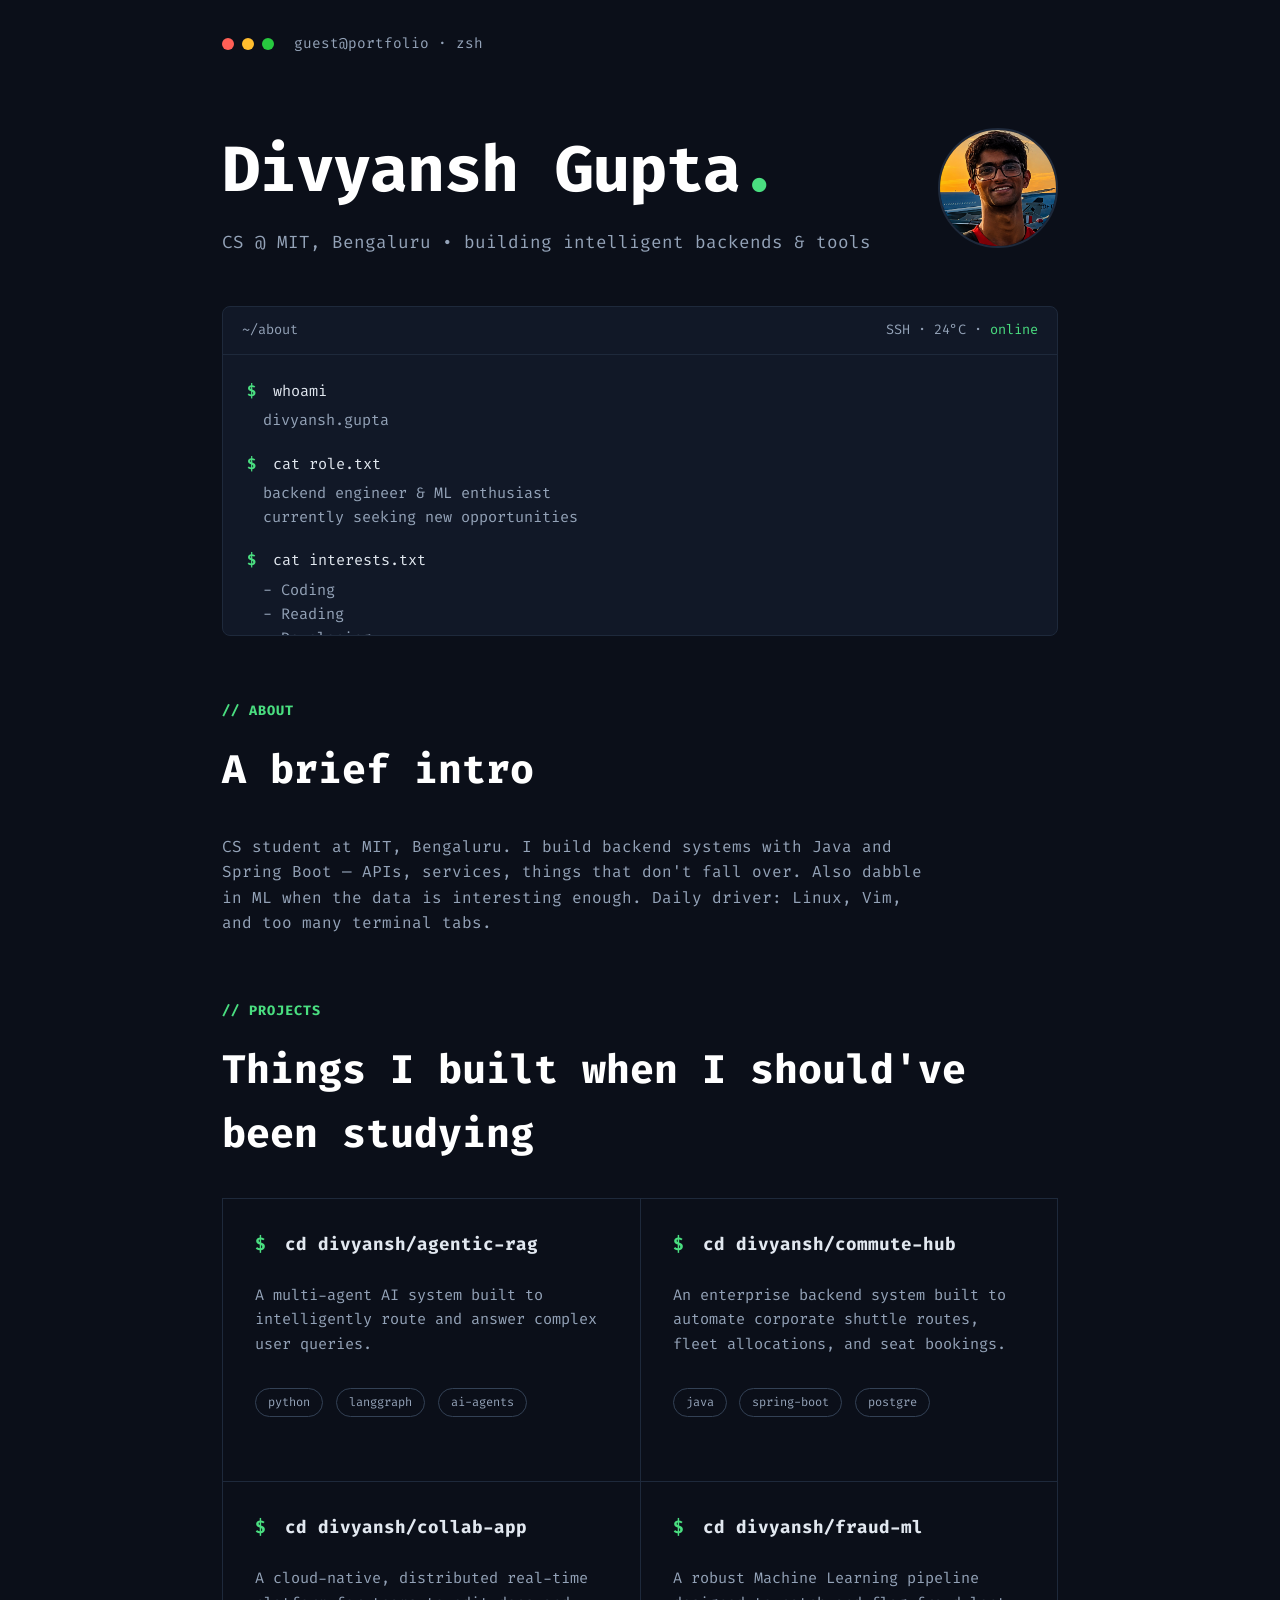
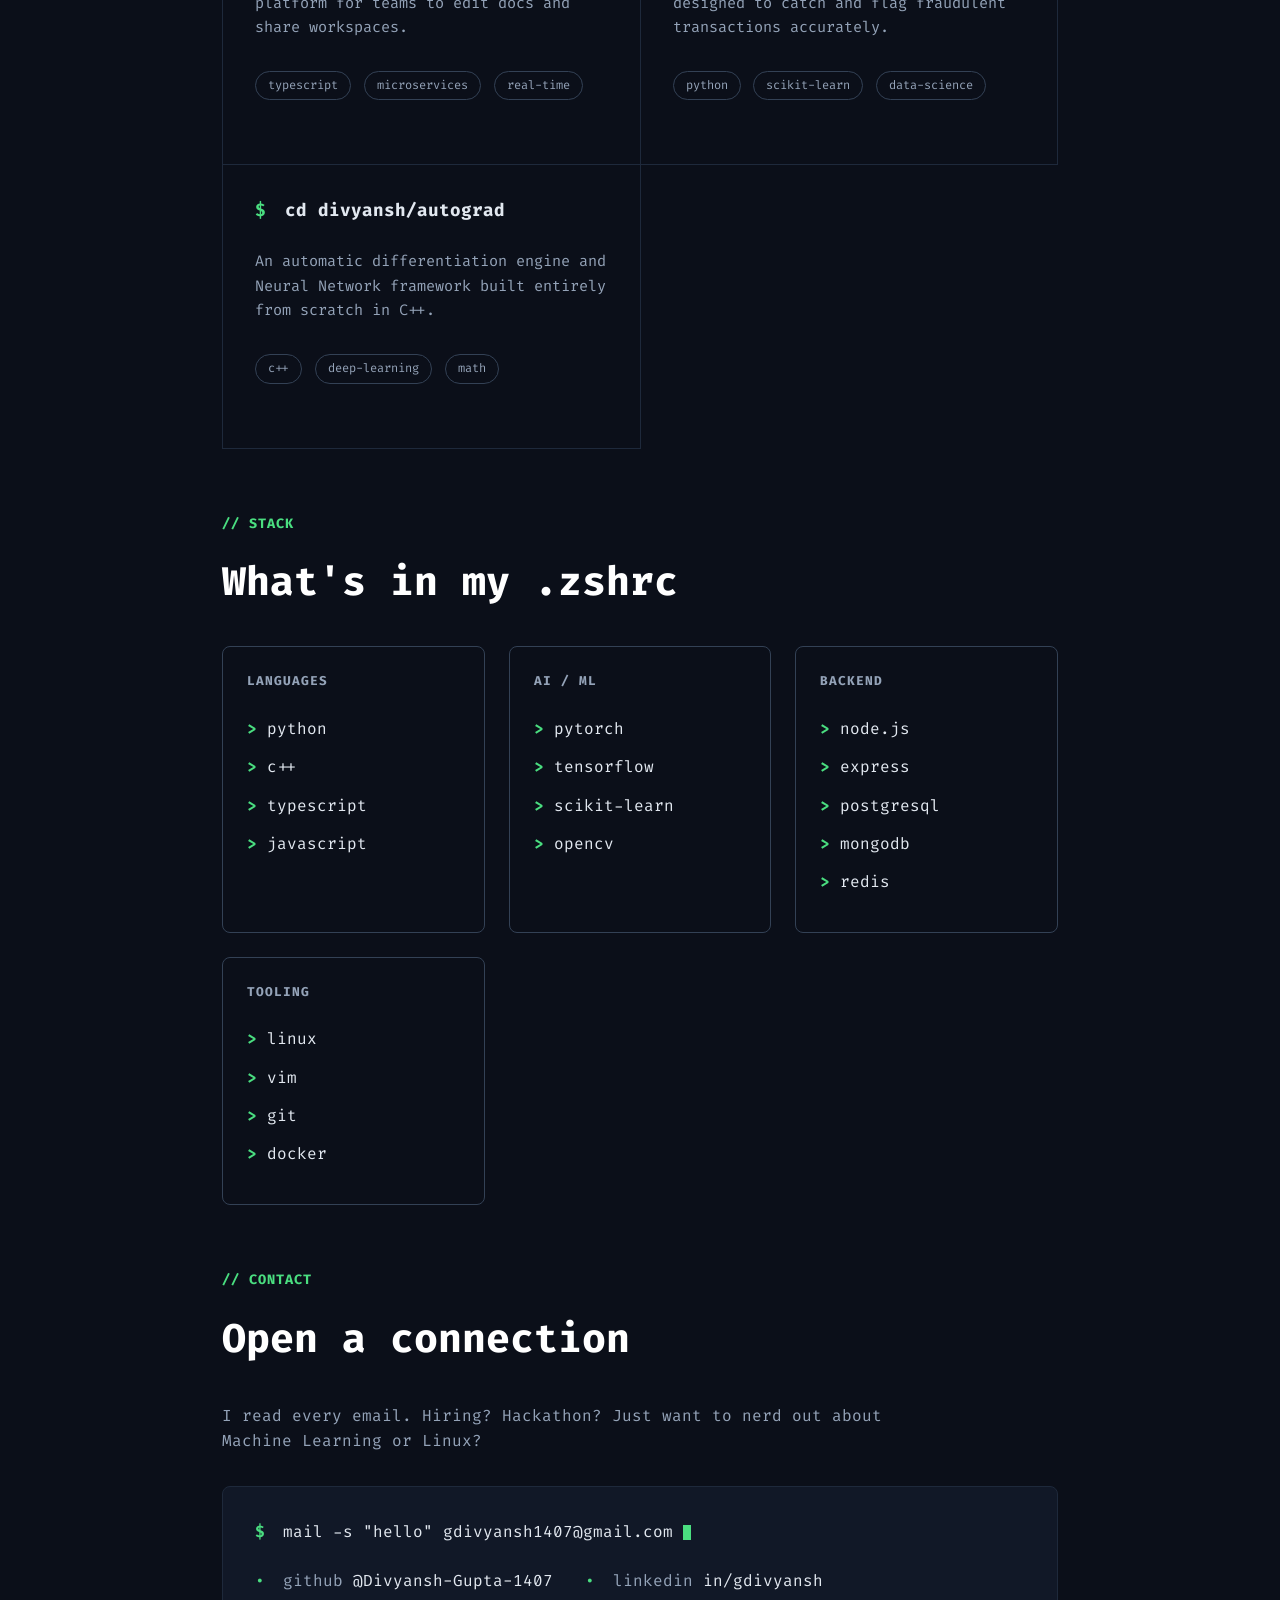
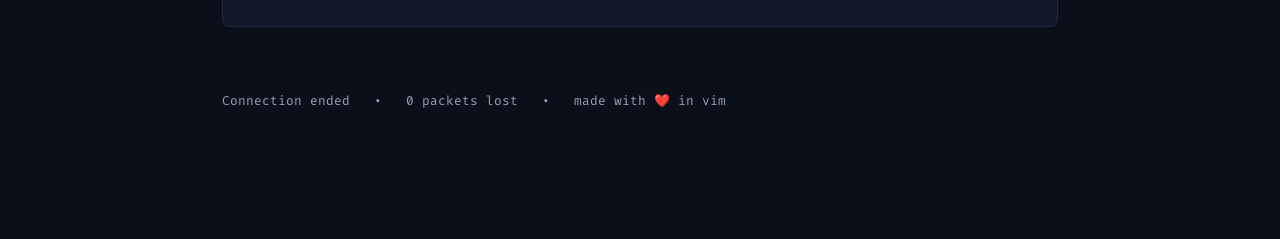
<file: index.html>
<!DOCTYPE html>
<html lang="en">
<head>
    <meta charset="UTF-8">
    <meta name="viewport" content="width=device-width, initial-scale=1.0">
    <title>Portfolio</title>
    <link rel="stylesheet" href="styles.css">
</head>
<body>

    <!-- Top Navigation -->
    <div class="top-nav">
        <div class="mac-dots">
            <span class="dot red"></span>
            <span class="dot yellow"></span>
            <span class="dot green"></span>
        </div>
        <div class="nav-title">guest@portfolio · zsh</div>
    </div>

    <!-- Hero Section -->
    <header class="hero">
        <div class="hero-text">
            <h1>Divyansh Gupta<span class="green-dot">.</span></h1>
            <p>CS @ MIT, Bengaluru • building intelligent backends & tools</p>
        </div>
        <!-- Photo Placeholder -->
        <img src="photo5.png" alt="Profile" class="profile-photo">
    </header>

    <!-- Terminal Box -->
    <div class="term-box">
        <div class="term-header">
            <span class="term-title">~/about</span>
            <span class="term-status">SSH · 24°C · <span class="online">online</span></span>
        </div>
        <div class="term-body">
            
            <div class="cmd"><span class="prompt">$</span> whoami</div>
            <div class="out">
                divyansh.gupta
            </div>
            
            <div class="cmd"><span class="prompt">$</span> cat role.txt</div>
            <div class="out">
                backend engineer & ML enthusiast<br>
                currently seeking new opportunities
            </div>
            
            <div class="cmd"><span class="prompt">$</span> cat interests.txt</div>
            <div class="out">
                - Coding<br>
                - Reading<br>
                - Developing<br>
                - System Design<br>
                - Tinkering with Linux
            </div>
            
            <div class="cmd"><span class="prompt">$</span> <span class="cursor"></span></div>
        </div>
    </div>

    <!-- About Section -->
    <section class="section">
        <div class="section-label">// ABOUT</div>
        <h2 class="section-title">A brief intro</h2>
        <p class="section-desc">
            CS student at MIT, Bengaluru. I build backend systems with Java and Spring Boot — APIs, services, things that don't fall over. Also dabble in ML when the data is interesting enough. Daily driver: Linux, Vim, and too many terminal tabs.
        </p>
    </section>

    <!-- Projects Section -->
    <section class="section">
        <div class="section-label">// PROJECTS</div>
        <h2 class="section-title">Things I built when I should've been studying</h2>
        
        <div class="project-grid">
            
            <!-- Project 1 (Highlighted) -->
            <a href="agentic-rag.html" class="project-card highlight">
                <div class="project-header">
                    <div class="project-cmd"><span class="prompt">$</span> cd divyansh/agentic-rag</div>
                </div>
                <div class="project-desc">
                    A multi-agent AI system built to intelligently route and answer complex user queries. 
                </div>
                <div class="project-tags">
                    <span class="project-tag">python</span>
                    <span class="project-tag">langgraph</span>
                    <span class="project-tag">ai-agents</span>
                </div>
            </a>
            
            <!-- Project 2 -->
            <a href="commute-hub.html" class="project-card highlight">
                <div class="project-header">
                    <div class="project-cmd"><span class="prompt">$</span> cd divyansh/commute-hub<divyansh>
                    <commute-hub></commute-hub></div>
                </div>
                <div class="project-desc">
                    An enterprise backend system built to automate corporate shuttle routes, fleet allocations, and seat bookings.

                </div>
                <div class="project-tags">
                    <span class="project-tag">java</span>
                    <span class="project-tag">spring-boot</span>
                    <span class="project-tag">postgre</span>
                </div>
            </a>

            <!-- Project 2 -->
            <a href="collaboration-app.html" class="project-card">
                <div class="project-header">
                    <div class="project-cmd"><span class="prompt">$</span> cd divyansh/collab-app</div>
                </div>
                <div class="project-desc">
                    A cloud-native, distributed real-time platform for teams to edit docs and share workspaces.
                </div>
                <div class="project-tags">
                    <span class="project-tag">typescript</span>
                    <span class="project-tag">microservices</span>
                    <span class="project-tag">real-time</span>
                </div>
            </a>

            <!-- Project 3 -->
            <a href="fraud-detection.html" class="project-card">
                <div class="project-header">
                    <div class="project-cmd"><span class="prompt">$</span> cd divyansh/fraud-ml</div>
                </div>
                <div class="project-desc">
                    A robust Machine Learning pipeline designed to catch and flag fraudulent transactions accurately.
                </div>
                <div class="project-tags">
                    <span class="project-tag">python</span>
                    <span class="project-tag">scikit-learn</span>
                    <span class="project-tag">data-science</span>
                </div>
            </a>

            <!-- Project 4 -->
            <a href="autograd.html" class="project-card">
                <div class="project-header">
                    <div class="project-cmd"><span class="prompt">$</span> cd divyansh/autograd</div>
                </div>
                <div class="project-desc">
                    An automatic differentiation engine and Neural Network framework built entirely from scratch in C++.
                </div>
                <div class="project-tags">
                    <span class="project-tag">c++</span>
                    <span class="project-tag">deep-learning</span>
                    <span class="project-tag">math</span>
                </div>
            </a>

        </div>
    </section>

    <!-- Tech Stack Section -->
    <section class="section">
        <div class="section-label">// STACK</div>
        <h2 class="section-title">What's in my .zshrc</h2>
        
        <div class="stack-grid">
            <div class="stack-box">
                <h3>Languages</h3>
                <ul class="stack-list">
                    <li>python</li>
                    <li>c++</li>
                    <li>typescript</li>
                    <li>javascript</li>
                </ul>
            </div>
            <div class="stack-box">
                <h3>AI / ML</h3>
                <ul class="stack-list">
                    <li>pytorch</li>
                    <li>tensorflow</li>
                    <li>scikit-learn</li>
                    <li>opencv</li>
                </ul>
            </div>
            <div class="stack-box">
                <h3>Backend</h3>
                <ul class="stack-list">
                    <li>node.js</li>
                    <li>express</li>
                    <li>postgresql</li>
                    <li>mongodb</li>
                    <li>redis</li>
                </ul>
            </div>
            <div class="stack-box">
                <h3>Tooling</h3>
                <ul class="stack-list">
                    <li>linux</li>
                    <li>vim</li>
                    <li>git</li>
                    <li>docker</li>
                </ul>
            </div>
        </div>
    </section>

    <!-- Contact Section -->
    <section class="section">
        <div class="section-label">// CONTACT</div>
        <h2 class="section-title">Open a connection</h2>
        <p class="section-desc">
            I read every email. Hiring? Hackathon? Just want to nerd out about Machine Learning or Linux?
        </p>

        <div class="contact-box">
            <div class="contact-cmd">
                <span class="prompt">$</span> mail -s "hello" <a href="https://mail.google.com/mail/?view=cm&fs=1&to=gdivyansh1407@gmail.com" target="_blank">gdivyansh1407@gmail.com</a>&nbsp;<span class="cursor"></span>
            </div>
            <div class="social-links">
                <div><span class="social-dot">•</span> github <a href="https://github.com/Divyansh-Gupta-1407" target="_blank">@Divyansh-Gupta-1407</a></div>
                <div><span class="social-dot">•</span> linkedin <a href="https://www.linkedin.com/in/gdivyansh/" target="_blank">in/gdivyansh</a></div>
            </div>
        </div>

        <!-- Footer Info -->
        <div class="footer">
            <span>Connection ended</span>
            <span>•</span>
            <span>0 packets lost</span>
            <span>•</span>
            <span>made with ❤️ in vim</span>
        </div>
    </section>

    <!-- Script for Interactivity -->
    <script src="script.js"></script>
</body>
</html>
</file>
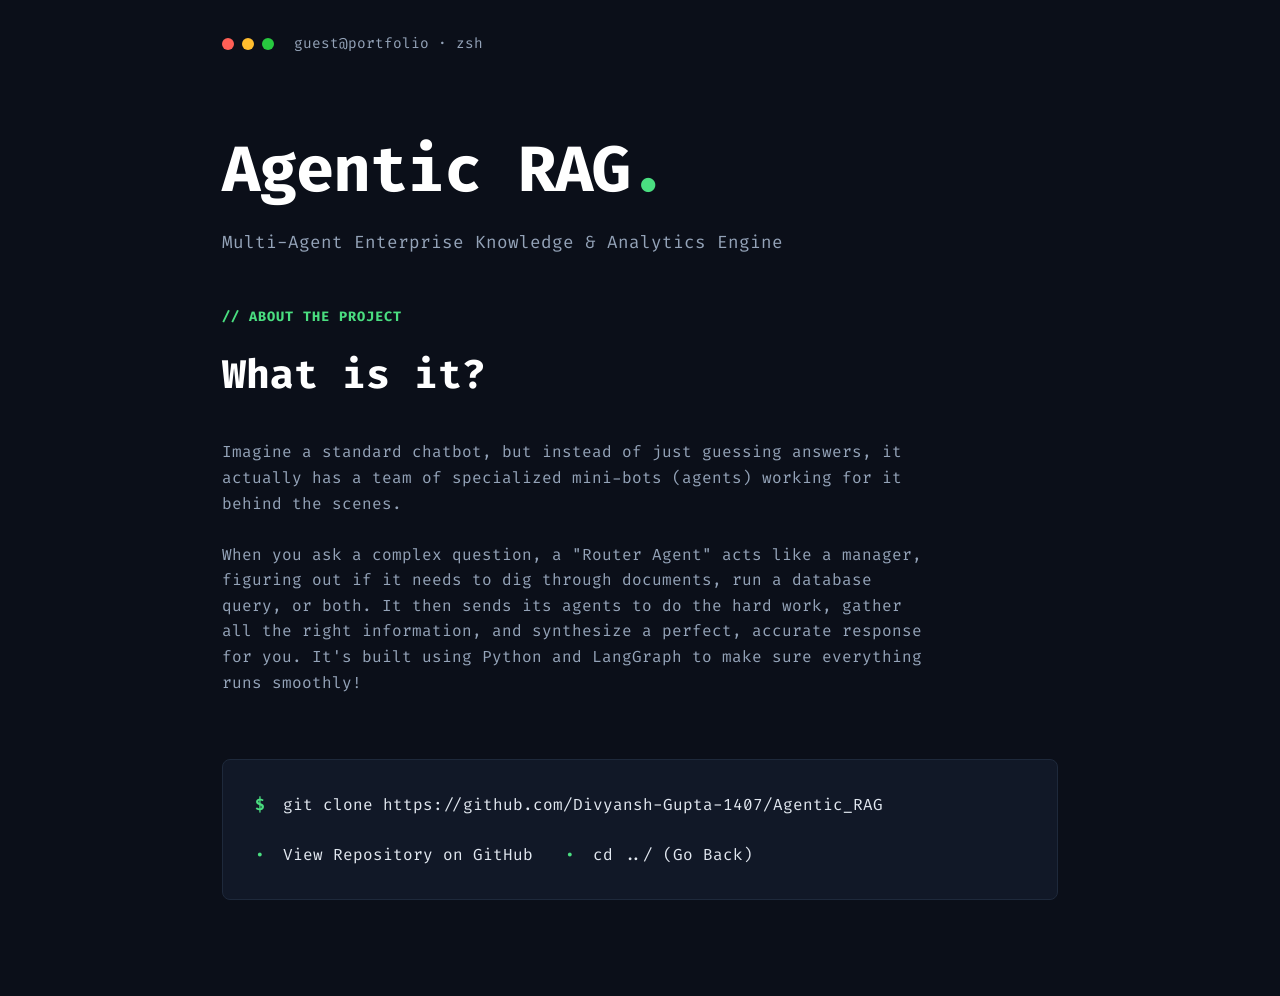
<file: agentic-rag.html>
<!DOCTYPE html>
<html lang="en">
<head>
    <meta charset="UTF-8">
    <meta name="viewport" content="width=device-width, initial-scale=1.0">
    <title>Agentic RAG</title>
    <link rel="stylesheet" href="styles.css">
</head>
<body>

    <div class="top-nav">
        <div class="mac-dots">
            <span class="dot red"></span>
            <span class="dot yellow"></span>
            <span class="dot green"></span>
        </div>
        <div class="nav-title">guest@portfolio · zsh</div>
    </div>

    <header class="hero">
        <div class="hero-text">
            <h1>Agentic RAG<span class="green-dot">.</span></h1>
            <p>Multi-Agent Enterprise Knowledge & Analytics Engine</p>
        </div>
    </header>

    <section class="section">
        <div class="section-label">// ABOUT THE PROJECT</div>
        <h2 class="section-title">What is it?</h2>
        <p class="section-desc">
            Imagine a standard chatbot, but instead of just guessing answers, it actually has a team of specialized mini-bots (agents) working for it behind the scenes. <br><br>
            When you ask a complex question, a "Router Agent" acts like a manager, figuring out if it needs to dig through documents, run a database query, or both. It then sends its agents to do the hard work, gather all the right information, and synthesize a perfect, accurate response for you. It's built using Python and LangGraph to make sure everything runs smoothly!
        </p>

        <div class="contact-box" style="margin-top: 4rem;">
            <div class="contact-cmd">
                <span class="prompt">$</span> git clone https://github.com/Divyansh-Gupta-1407/Agentic_RAG
            </div>
            <div class="social-links">
                <div><span class="social-dot">•</span> <a href="https://github.com/Divyansh-Gupta-1407/Agentic_RAG" target="_blank">View Repository on GitHub</a></div>
                <div><span class="social-dot">•</span> <a href="index.html">cd ../ (Go Back)</a></div>
            </div>
        </div>
    </section>

</body>
</html>
</file>
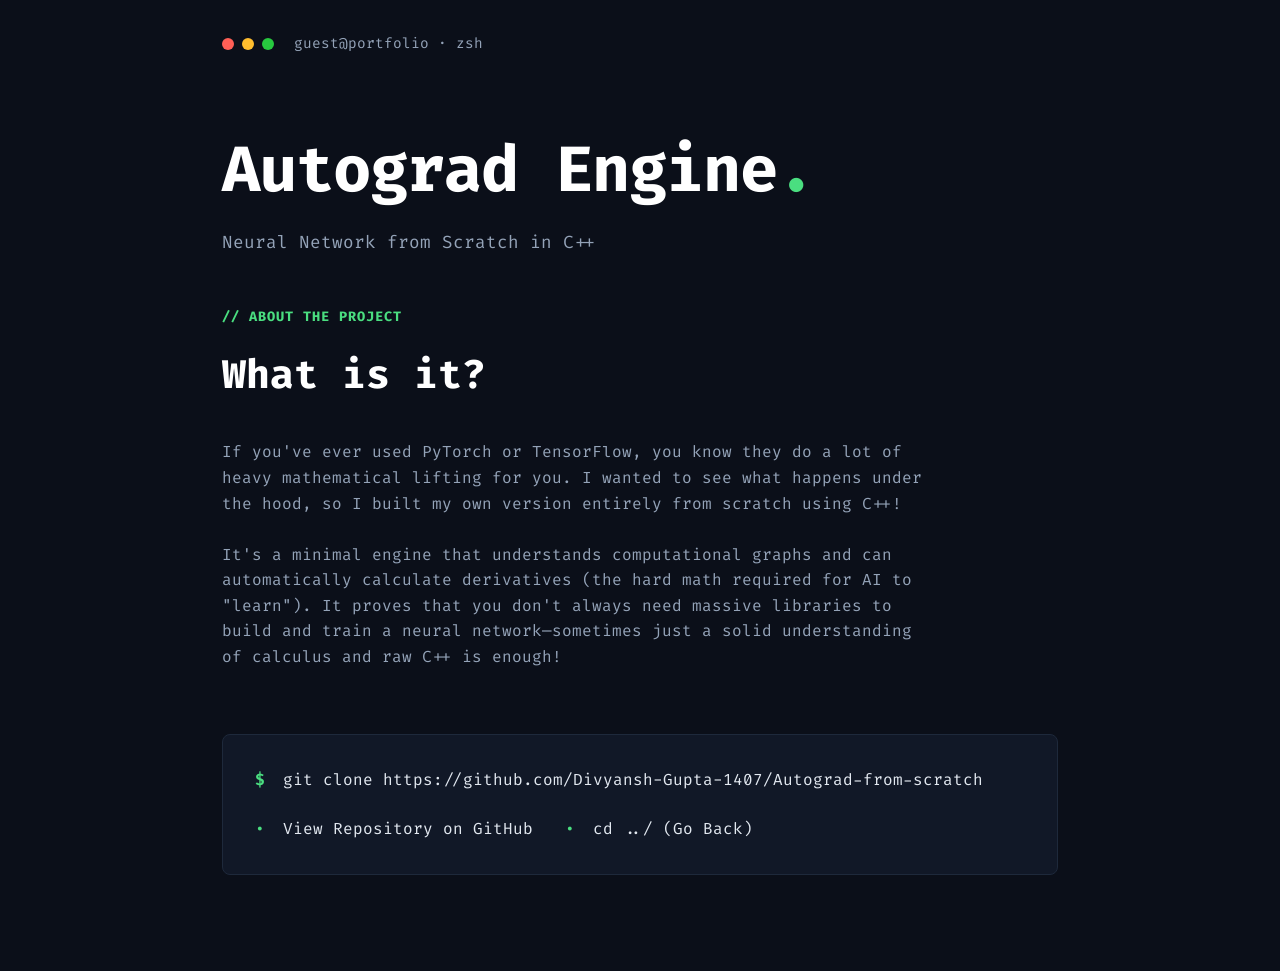
<file: autograd.html>
<!DOCTYPE html>
<html lang="en">
<head>
    <meta charset="UTF-8">
    <meta name="viewport" content="width=device-width, initial-scale=1.0">
    <title>Autograd Engine</title>
    <link rel="stylesheet" href="styles.css">
</head>
<body>

    <div class="top-nav">
        <div class="mac-dots">
            <span class="dot red"></span>
            <span class="dot yellow"></span>
            <span class="dot green"></span>
        </div>
        <div class="nav-title">guest@portfolio · zsh</div>
    </div>

    <header class="hero">
        <div class="hero-text">
            <h1>Autograd Engine<span class="green-dot">.</span></h1>
            <p>Neural Network from Scratch in C++</p>
        </div>
    </header>

    <section class="section">
        <div class="section-label">// ABOUT THE PROJECT</div>
        <h2 class="section-title">What is it?</h2>
        <p class="section-desc">
            If you've ever used PyTorch or TensorFlow, you know they do a lot of heavy mathematical lifting for you. I wanted to see what happens under the hood, so I built my own version entirely from scratch using C++!<br><br>
            It's a minimal engine that understands computational graphs and can automatically calculate derivatives (the hard math required for AI to "learn"). It proves that you don't always need massive libraries to build and train a neural network—sometimes just a solid understanding of calculus and raw C++ is enough!
        </p>

        <div class="contact-box" style="margin-top: 4rem;">
            <div class="contact-cmd">
                <span class="prompt">$</span> git clone https://github.com/Divyansh-Gupta-1407/Autograd-from-scratch
            </div>
            <div class="social-links">
                <div><span class="social-dot">•</span> <a href="https://github.com/Divyansh-Gupta-1407/Autograd-from-scratch" target="_blank">View Repository on GitHub</a></div>
                <div><span class="social-dot">•</span> <a href="index.html">cd ../ (Go Back)</a></div>
            </div>
        </div>
    </section>

</body>
</html>
</file>
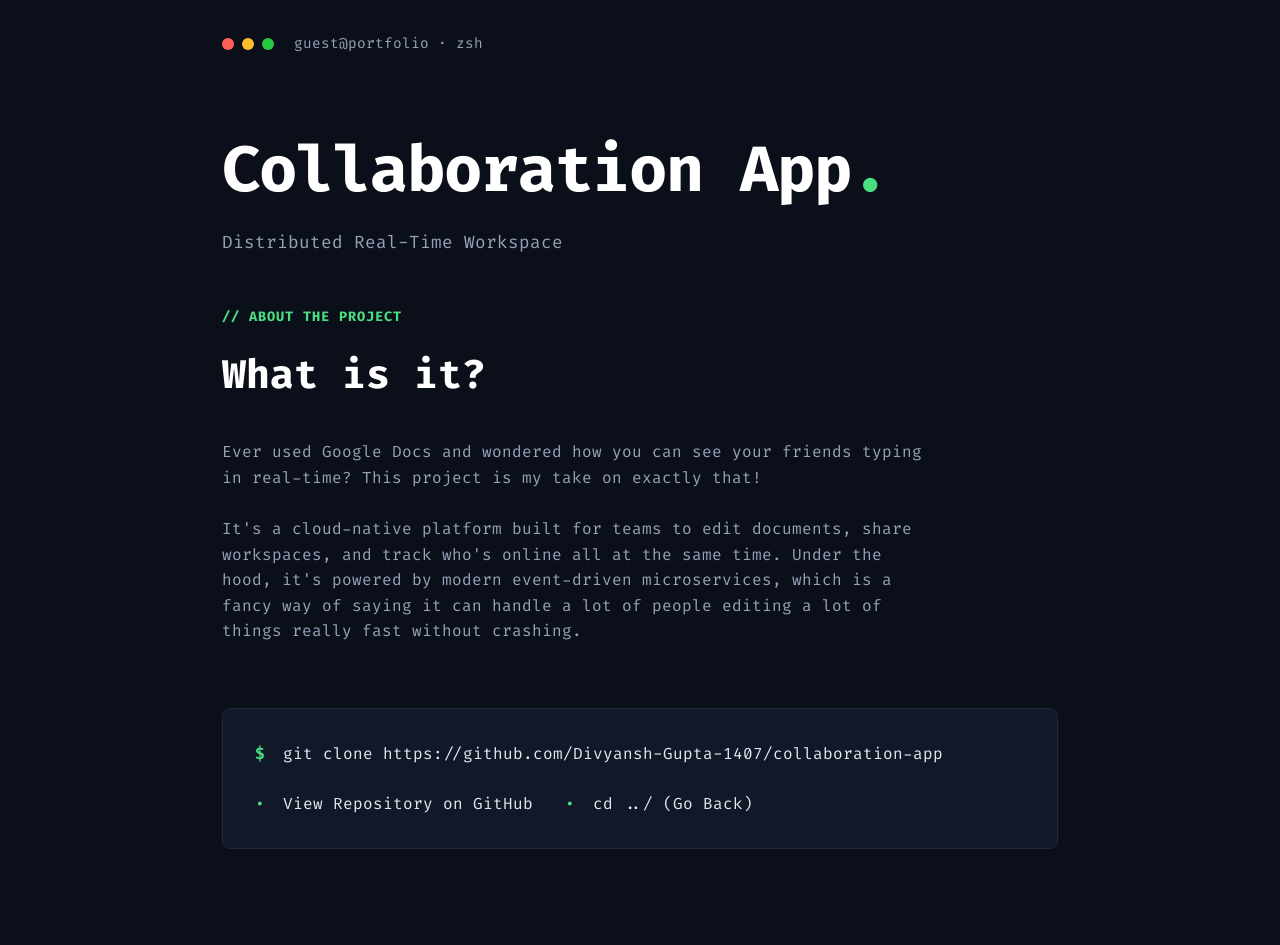
<file: collaboration-app.html>
<!DOCTYPE html>
<html lang="en">
<head>
    <meta charset="UTF-8">
    <meta name="viewport" content="width=device-width, initial-scale=1.0">
    <title>Collaboration App</title>
    <link rel="stylesheet" href="styles.css">
</head>
<body>

    <div class="top-nav">
        <div class="mac-dots">
            <span class="dot red"></span>
            <span class="dot yellow"></span>
            <span class="dot green"></span>
        </div>
        <div class="nav-title">guest@portfolio · zsh</div>
    </div>

    <header class="hero">
        <div class="hero-text">
            <h1>Collaboration App<span class="green-dot">.</span></h1>
            <p>Distributed Real-Time Workspace</p>
        </div>
    </header>

    <section class="section">
        <div class="section-label">// ABOUT THE PROJECT</div>
        <h2 class="section-title">What is it?</h2>
        <p class="section-desc">
            Ever used Google Docs and wondered how you can see your friends typing in real-time? This project is my take on exactly that! <br><br>
            It's a cloud-native platform built for teams to edit documents, share workspaces, and track who's online all at the same time. Under the hood, it's powered by modern event-driven microservices, which is a fancy way of saying it can handle a lot of people editing a lot of things really fast without crashing. 
        </p>

        <div class="contact-box" style="margin-top: 4rem;">
            <div class="contact-cmd">
                <span class="prompt">$</span> git clone https://github.com/Divyansh-Gupta-1407/collaboration-app
            </div>
            <div class="social-links">
                <div><span class="social-dot">•</span> <a href="https://github.com/Divyansh-Gupta-1407/collaboration-app" target="_blank">View Repository on GitHub</a></div>
                <div><span class="social-dot">•</span> <a href="index.html">cd ../ (Go Back)</a></div>
            </div>
        </div>
    </section>

</body>
</html>
</file>
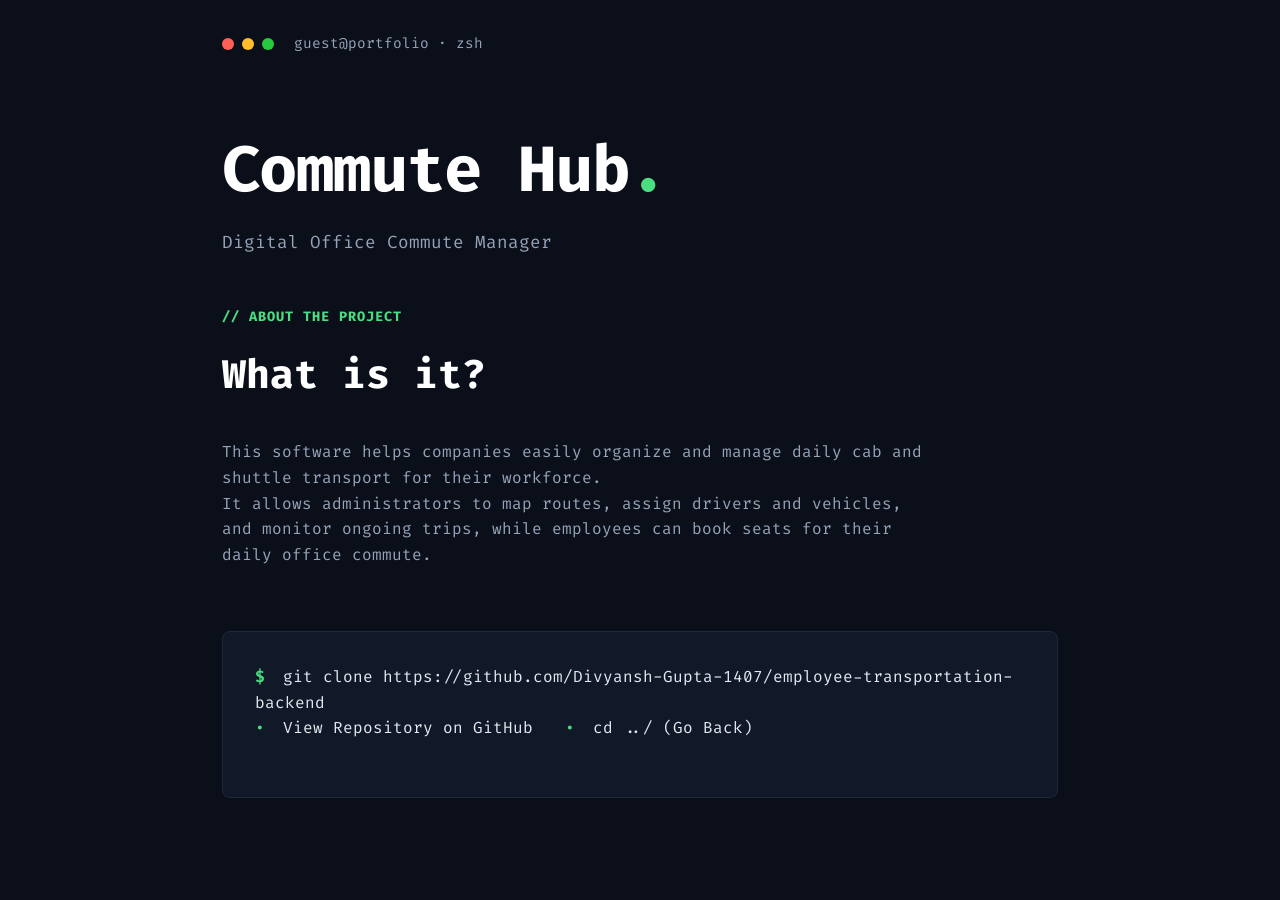
<file: commute-hub.html>
<!DOCTYPE html>
<html lang="en">
<head>
    <meta charset="UTF-8">
    <meta name="viewport" content="width=device-width, initial-scale=1.0">
    <title>Commute Hub</title>
    <link rel="stylesheet" href="styles.css">
</head>
<body>

    <div class="top-nav">
        <div class="mac-dots">
            <span class="dot red"></span>
            <span class="dot yellow"></span>
            <span class="dot green"></span>
        </div>
        <div class="nav-title">guest@portfolio · zsh</div>
    </div>

    <header class="hero">
        <div class="hero-text">
            <h1>Commute Hub<span class="green-dot">.</span></h1>
            <p>Digital Office Commute Manager</p>
        </div>
    </header>

    <section class="section">
        <div class="section-label">// ABOUT THE PROJECT</div>
        <h2 class="section-title">What is it?</h2>
        <p class="section-desc">
            This software helps companies easily organize and manage daily cab and shuttle transport for their workforce. <br>
            It allows administrators to map routes, assign drivers and vehicles, and monitor ongoing trips, while employees can book seats for their daily office commute.
        </p>

        <div class="contact-box" style="margin-top: 4rem;">
            <div class="contact-cmd">
                <span class="prompt">$</span> git clone https://github.com/Divyansh-Gupta-1407/employee-transportation-backend
            <div class="social-links">
                <div><span class="social-dot">•</span> <a href="https://github.com/Divyansh-Gupta-1407/employee-transportation-backend" target="_blank">View Repository on GitHub</a></div>
                <div><span class="social-dot">•</span> <a href="index.html">cd ../ (Go Back)</a></div>
            </div>
        </div>
    </section>

</body>
</html>
</file>
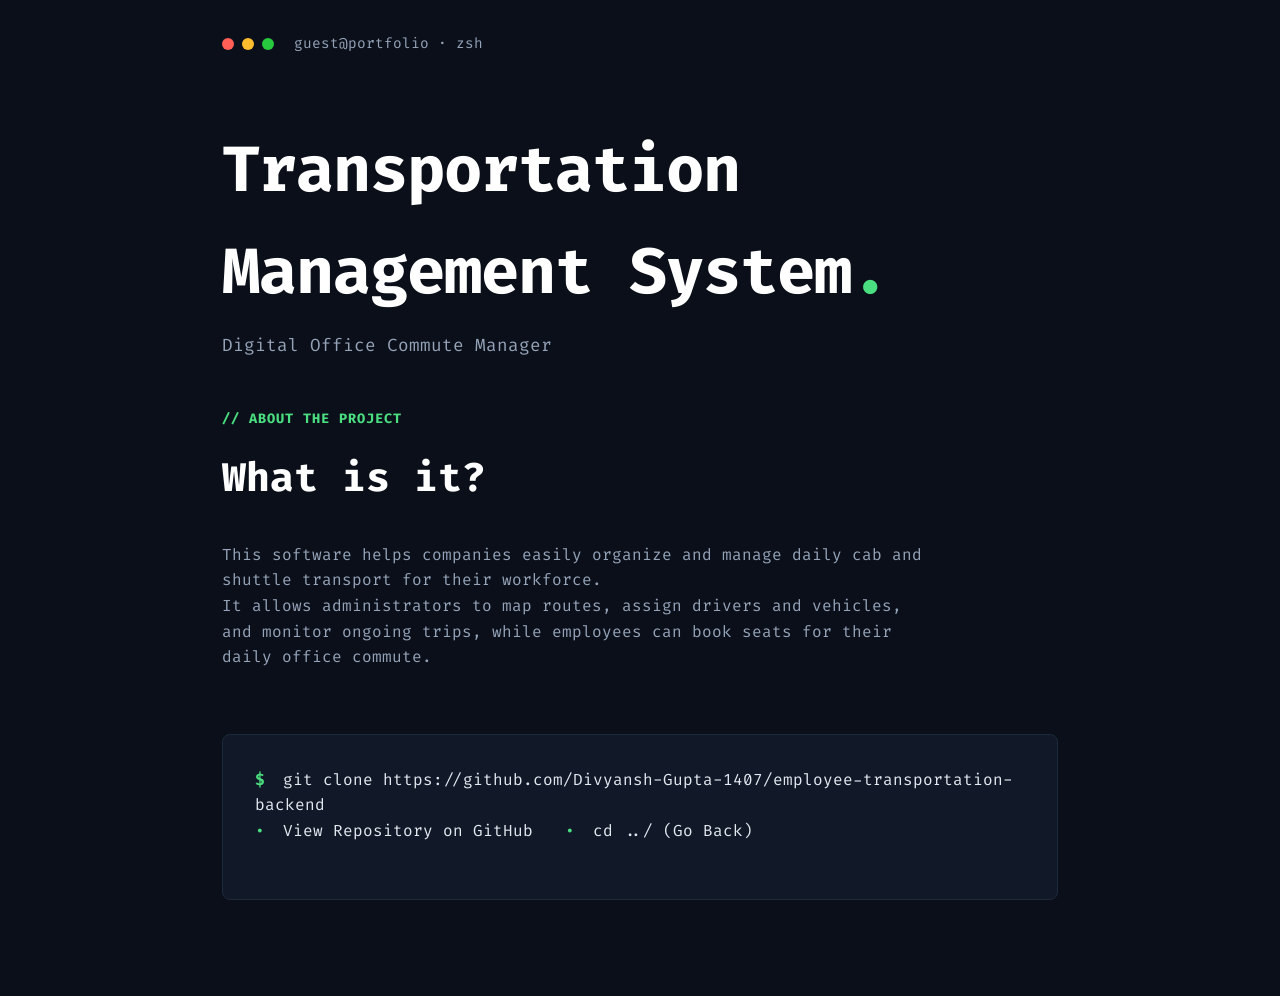
<file: employee-transportation-management-system.html>
<!DOCTYPE html>
<html lang="en">
<head>
    <meta charset="UTF-8">
    <meta name="viewport" content="width=device-width, initial-scale=1.0">
    <title>Transportation Management System</title>
    <link rel="stylesheet" href="styles.css">
</head>
<body>

    <div class="top-nav">
        <div class="mac-dots">
            <span class="dot red"></span>
            <span class="dot yellow"></span>
            <span class="dot green"></span>
        </div>
        <div class="nav-title">guest@portfolio · zsh</div>
    </div>

    <header class="hero">
        <div class="hero-text">
            <h1>Transportation Management System<span class="green-dot">.</span></h1>
            <p>Digital Office Commute Manager</p>
        </div>
    </header>

    <section class="section">
        <div class="section-label">// ABOUT THE PROJECT</div>
        <h2 class="section-title">What is it?</h2>
        <p class="section-desc">
            This software helps companies easily organize and manage daily cab and shuttle transport for their workforce. <br>
            It allows administrators to map routes, assign drivers and vehicles, and monitor ongoing trips, while employees can book seats for their daily office commute.
        </p>

        <div class="contact-box" style="margin-top: 4rem;">
            <div class="contact-cmd">
                <span class="prompt">$</span> git clone https://github.com/Divyansh-Gupta-1407/employee-transportation-backend
            <div class="social-links">
                <div><span class="social-dot">•</span> <a href="https://github.com/Divyansh-Gupta-1407/employee-transportation-backend" target="_blank">View Repository on GitHub</a></div>
                <div><span class="social-dot">•</span> <a href="index.html">cd ../ (Go Back)</a></div>
            </div>
        </div>
    </section>

</body>
</html>
</file>
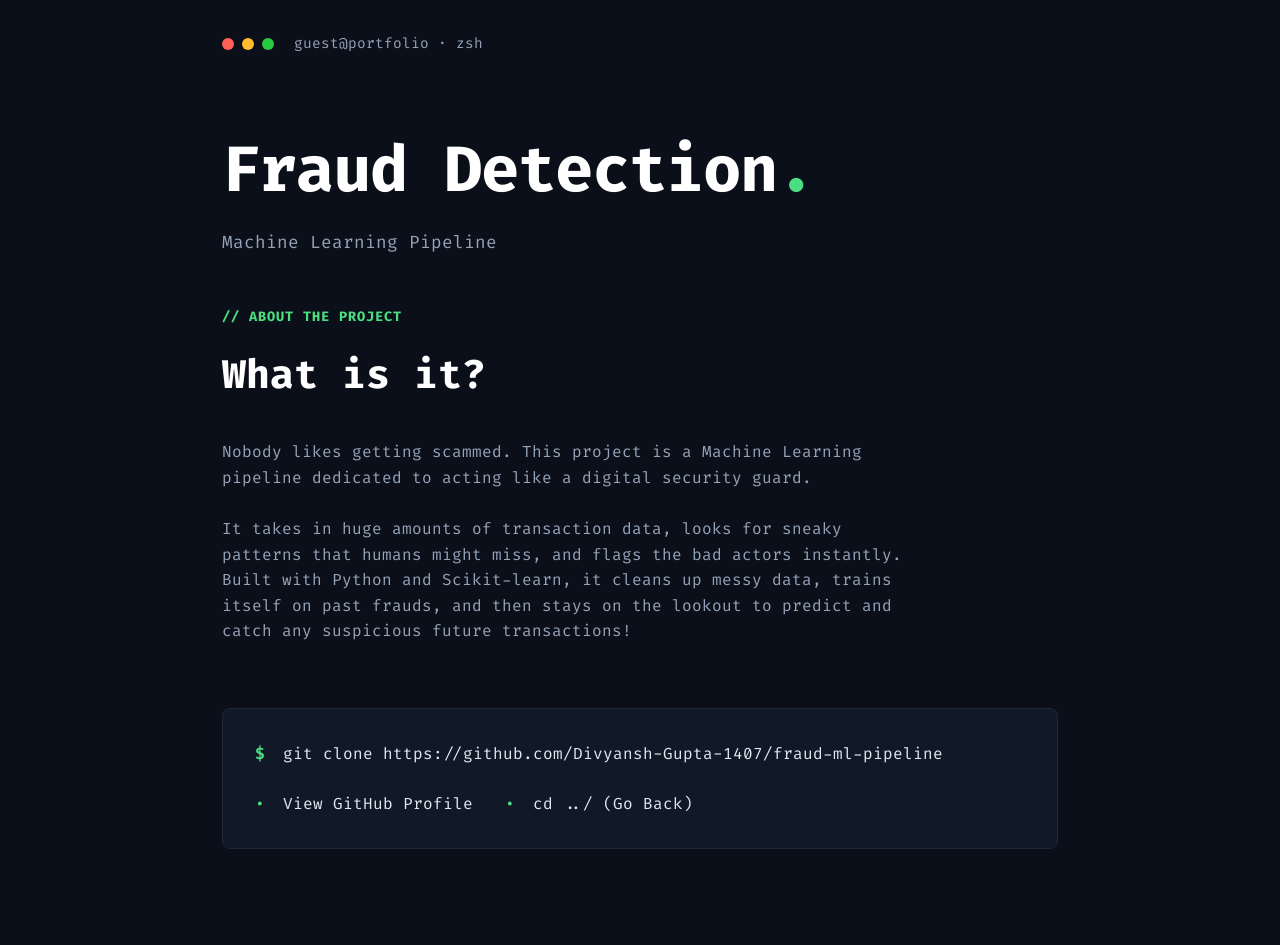
<file: fraud-detection.html>
<!DOCTYPE html>
<html lang="en">
<head>
    <meta charset="UTF-8">
    <meta name="viewport" content="width=device-width, initial-scale=1.0">
    <title>Fraud Detection Pipeline</title>
    <link rel="stylesheet" href="styles.css">
</head>
<body>

    <div class="top-nav">
        <div class="mac-dots">
            <span class="dot red"></span>
            <span class="dot yellow"></span>
            <span class="dot green"></span>
        </div>
        <div class="nav-title">guest@portfolio · zsh</div>
    </div>

    <header class="hero">
        <div class="hero-text">
            <h1>Fraud Detection<span class="green-dot">.</span></h1>
            <p>Machine Learning Pipeline</p>
        </div>
    </header>

    <section class="section">
        <div class="section-label">// ABOUT THE PROJECT</div>
        <h2 class="section-title">What is it?</h2>
        <p class="section-desc">
            Nobody likes getting scammed. This project is a Machine Learning pipeline dedicated to acting like a digital security guard.<br><br>
            It takes in huge amounts of transaction data, looks for sneaky patterns that humans might miss, and flags the bad actors instantly. Built with Python and Scikit-learn, it cleans up messy data, trains itself on past frauds, and then stays on the lookout to predict and catch any suspicious future transactions!
        </p>

        <div class="contact-box" style="margin-top: 4rem;">
            <div class="contact-cmd">
                <span class="prompt">$</span> git clone https://github.com/Divyansh-Gupta-1407/fraud-ml-pipeline
            </div>
            <div class="social-links">
                <div><span class="social-dot">•</span> <a href="https://github.com/Divyansh-Gupta-1407/fraud-ml-pipeline" target="_blank">View GitHub Profile</a></div>
                <div><span class="social-dot">•</span> <a href="index.html">cd ../ (Go Back)</a></div>
            </div>
        </div>
    </section>

</body>
</html>
</file>
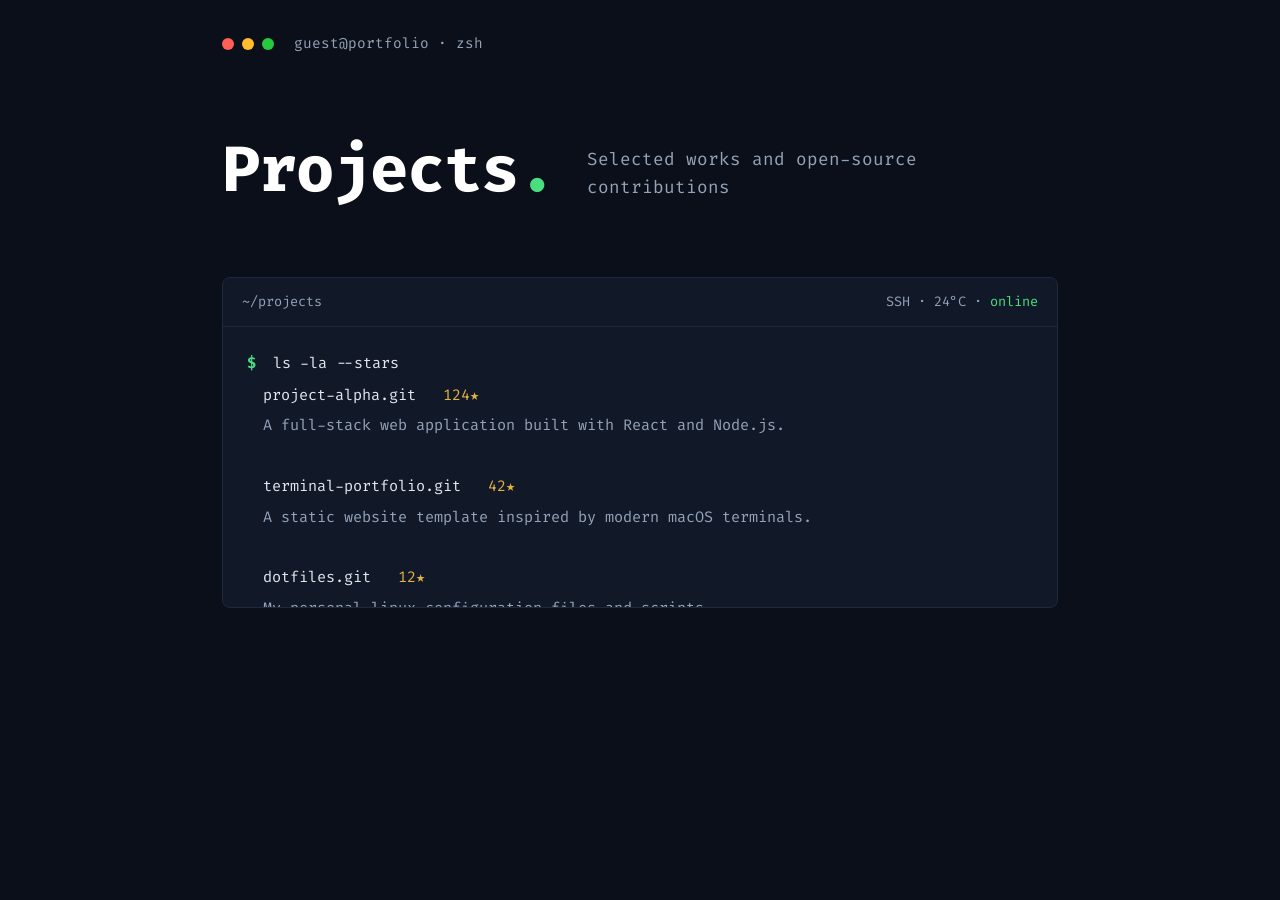
<file: projects.html>
<!DOCTYPE html>
<html lang="en">
<head>
    <meta charset="UTF-8">
    <meta name="viewport" content="width=device-width, initial-scale=1.0">
    <title>Portfolio - Projects</title>
    <link rel="stylesheet" href="styles.css">
</head>
<body>

    <div class="top-nav">
        <div class="mac-dots">
            <span class="dot red"></span>
            <span class="dot yellow"></span>
            <span class="dot green"></span>
        </div>
        <div class="nav-title">guest@portfolio · zsh</div>
    </div>

    <header class="hero">
        <h1>Projects<span class="green-dot">.</span></h1>
        <p>Selected works and open-source contributions</p>
    </header>

    <div class="term-box">
        <div class="term-header">
            <span class="term-title">~/projects</span>
            <span class="term-status">SSH · 24°C · <span class="online">online</span></span>
        </div>
        <div class="term-body">
            
            <div class="cmd"><span class="prompt">$</span> ls -la --stars</div>
            <div class="out" style="line-height: 2;">
                <span style="color: var(--text-main);">project-alpha.git</span> &nbsp;&nbsp;<span style="color: #e3b341;">124★</span> <br>
                <span style="color: var(--text-muted);">A full-stack web application built with React and Node.js.</span><br><br>
                
                <span style="color: var(--text-main);">terminal-portfolio.git</span> &nbsp;&nbsp;<span style="color: #e3b341;">42★</span> <br>
                <span style="color: var(--text-muted);">A static website template inspired by modern macOS terminals.</span><br><br>
                
                <span style="color: var(--text-main);">dotfiles.git</span> &nbsp;&nbsp;<span style="color: #e3b341;">12★</span> <br>
                <span style="color: var(--text-muted);">My personal linux configuration files and scripts.</span>
            </div>
            
            <div class="cmd"><span class="prompt">$</span> cd ../</div>
            <div class="out">
                <a href="index.html">return_to_home.sh ➔</a>
            </div>
            
            <div class="cmd"><span class="prompt">$</span> <span class="cursor"></span></div>
        </div>
    </div>

</body>
</html>
</file>
<file: styles.css>
@import url('https://fonts.googleapis.com/css2?family=Fira+Code:wght@400;500;700&display=swap');

:root {
    --bg-color: #0b0f19;
    --text-main: #e2e8f0;
    --text-muted: #94a3b8;
    --accent-green: #4ade80;
    --term-bg: #111827;
    --term-border: #1e293b;
    --box-border: #334155;
}

* {
    box-sizing: border-box;
    margin: 0;
    padding: 0;
}

body {
    background-color: var(--bg-color);
    color: var(--text-main);
    font-family: 'Fira Code', monospace;
    line-height: 1.6;
    padding: 2rem;
    max-width: 900px;
    margin: 0 auto;
}

/* Top Navigation */
.top-nav {
    display: flex;
    align-items: center;
    margin-bottom: 4rem;
}

.mac-dots {
    display: flex;
    gap: 8px;
    margin-right: 20px;
}

.dot {
    display: inline-block;
    width: 12px;
    height: 12px;
    border-radius: 50%;
    cursor: pointer;
    transition: opacity 0.15s ease;
}
.dot:hover {
    opacity: 0.75;
}
.dot.red { background-color: #ff5f56; }
.dot.yellow { background-color: #ffbd2e; }
.dot.green { background-color: #27c93f; }

.nav-title {
    color: var(--text-muted);
    font-size: 0.9rem;
}

/* Hero Section */
.hero {
    margin-bottom: 3rem;
    display: flex;
    align-items: center;
    gap: 2rem;
}

.hero-text {
    flex-grow: 1;
}

.hero h1 {
    font-size: 4rem;
    font-weight: 700;
    margin-bottom: 0.5rem;
    letter-spacing: -1px;
    color: #ffffff;
}

.green-dot {
    color: var(--accent-green);
}

.hero p {
    color: var(--text-muted);
    font-size: 1.1rem;
}

.profile-photo {
    width: 120px;
    height: 120px;
    border-radius: 50%;
    border: 2px solid var(--term-border);
    object-fit: cover;
    background-color: var(--term-bg);
}

/* Terminal Box */
.term-box {
    background-color: var(--term-bg);
    border: 1px solid var(--term-border);
    border-radius: 8px;
    overflow: hidden;
    margin-bottom: 4rem;
}

.term-header {
    display: flex;
    justify-content: space-between;
    padding: 0.8rem 1.2rem;
    border-bottom: 1px solid var(--term-border);
    font-size: 0.85rem;
    color: var(--text-muted);
}

.term-status .online {
    color: var(--accent-green);
}

.term-body {
    padding: 1.5rem;
    font-size: 0.95rem;
    max-height: 280px;
    overflow-y: auto;
    scroll-behavior: smooth;
}

.cmd {
    color: var(--text-main);
    margin-top: 1.2rem;
}
.cmd:first-child {
    margin-top: 0;
}

.prompt {
    color: var(--accent-green);
    font-weight: bold;
    margin-right: 8px;
}

.out {
    color: var(--text-muted);
    margin-top: 0.3rem;
    margin-bottom: 1.2rem;
    padding-left: 1rem;
}

.out a {
    color: var(--text-main);
    text-decoration: none;
    transition: all 0.2s;
}

.out a:hover {
    color: var(--accent-green);
}

/* Cursor */
.cursor {
    display: inline-block;
    width: 8px;
    height: 15px;
    background-color: var(--accent-green);
    animation: blink 1s step-end infinite;
    vertical-align: middle;
}

@keyframes blink {
    0%, 100% { opacity: 1; }
    50% { opacity: 0; }
}

/* Section Common */
.section {
    margin-bottom: 4rem;
}

.section-label {
    color: var(--accent-green);
    font-size: 0.85rem;
    font-weight: bold;
    margin-bottom: 1rem;
    letter-spacing: 1px;
}

.section-title {
    font-size: 2.5rem;
    font-weight: 700;
    margin-bottom: 2rem;
    color: #ffffff;
}

.section-desc {
    color: var(--text-muted);
    font-size: 1rem;
    margin-bottom: 2rem;
    max-width: 700px;
}

/* Projects Grid */
.project-grid {
    display: grid;
    grid-template-columns: repeat(auto-fit, minmax(350px, 1fr));
    /* The first project box touches the bottom border of the top block in the image, but let's just use borders */
    border-top: 1px solid var(--term-border);
    border-left: 1px solid var(--term-border);
}

.project-card {
    border-bottom: 1px solid var(--term-border);
    border-right: 1px solid var(--term-border);
    padding: 2rem;
    background-color: transparent;
    display: flex;
    flex-direction: column;
    text-decoration: none;
    cursor: pointer;
    transition: all 0.2s ease-in-out;
}

.project-card:hover {
    background-color: rgba(74, 222, 128, 0.08); /* faint green highlight */
    transform: translateY(-4px);
}

.project-header {
    display: flex;
    justify-content: space-between;
    align-items: center;
    margin-bottom: 1.5rem;
}

.project-cmd {
    color: var(--text-main);
    font-weight: bold;
    font-size: 1.1rem;
}

.project-stars {
    color: var(--text-muted);
    font-size: 0.85rem;
}

.project-desc {
    color: var(--text-muted);
    font-size: 0.95rem;
    margin-bottom: 2rem;
    flex-grow: 1;
}

.project-tags {
    display: flex;
    gap: 0.8rem;
    margin-bottom: 2rem;
    flex-wrap: wrap;
}

.project-tag {
    font-size: 0.75rem;
    color: var(--text-muted);
    border: 1px solid var(--box-border);
    border-radius: 16px;
    padding: 4px 12px;
}

.project-link {
    color: var(--accent-green);
    text-decoration: none;
    font-size: 0.9rem;
    display: inline-block;
}

.project-card:hover .project-link {
    text-decoration: underline;
}

/* Tech Stack Grid */
.stack-grid {
    display: grid;
    grid-template-columns: repeat(auto-fit, minmax(200px, 1fr));
    gap: 1.5rem;
}

.stack-box {
    border: 1px solid var(--box-border);
    border-radius: 8px;
    padding: 1.5rem;
    background-color: transparent;
}

.stack-box h3 {
    color: var(--text-muted);
    font-size: 0.8rem;
    text-transform: uppercase;
    letter-spacing: 1px;
    margin-bottom: 1.5rem;
}

.stack-list {
    list-style: none;
}

.stack-list li {
    margin-bottom: 0.8rem;
    display: flex;
    align-items: center;
    color: var(--text-main);
}

.stack-list li::before {
    content: ">";
    color: var(--accent-green);
    margin-right: 10px;
    font-weight: bold;
}

/* Contact Box */
.contact-box {
    background-color: var(--term-bg);
    border: 1px solid var(--term-border);
    border-radius: 8px;
    padding: 2rem;
    margin-bottom: 2rem;
}

.contact-cmd {
    color: var(--text-main);
    margin-bottom: 1.5rem;
}

.social-links {
    display: flex;
    gap: 2rem;
    color: var(--text-muted);
}

.social-links a, .contact-cmd a,
.social-links a:visited, .contact-cmd a:visited {
    color: var(--text-main);
    text-decoration: none;
}

.social-links a:hover, .contact-cmd a:hover,
.social-links a:focus, .contact-cmd a:focus {
    color: var(--accent-green);
    text-decoration: none;
}

.social-dot {
    color: var(--accent-green);
    margin-right: 8px;
}

/* Footer */
.footer {
    display: flex;
    justify-content: flex-start;
    gap: 1.5rem;
    color: var(--text-muted);
    font-size: 0.8rem;
    margin-top: 4rem;
    padding-bottom: 2rem;
}

/* Responsive */
@media (max-width: 768px) {
    .hero {
        flex-direction: column-reverse;
        align-items: flex-start;
    }
    .hero h1 { font-size: 3rem; }
    .section-title { font-size: 2rem; }
    .social-links { flex-direction: column; gap: 1rem; }
    .project-grid {
        grid-template-columns: 1fr;
        border-left: none;
        border-top: none;
    }
    .project-card {
        border: 1px solid var(--term-border);
        border-radius: 8px;
        margin-bottom: 1rem;
    }
}
</file>
